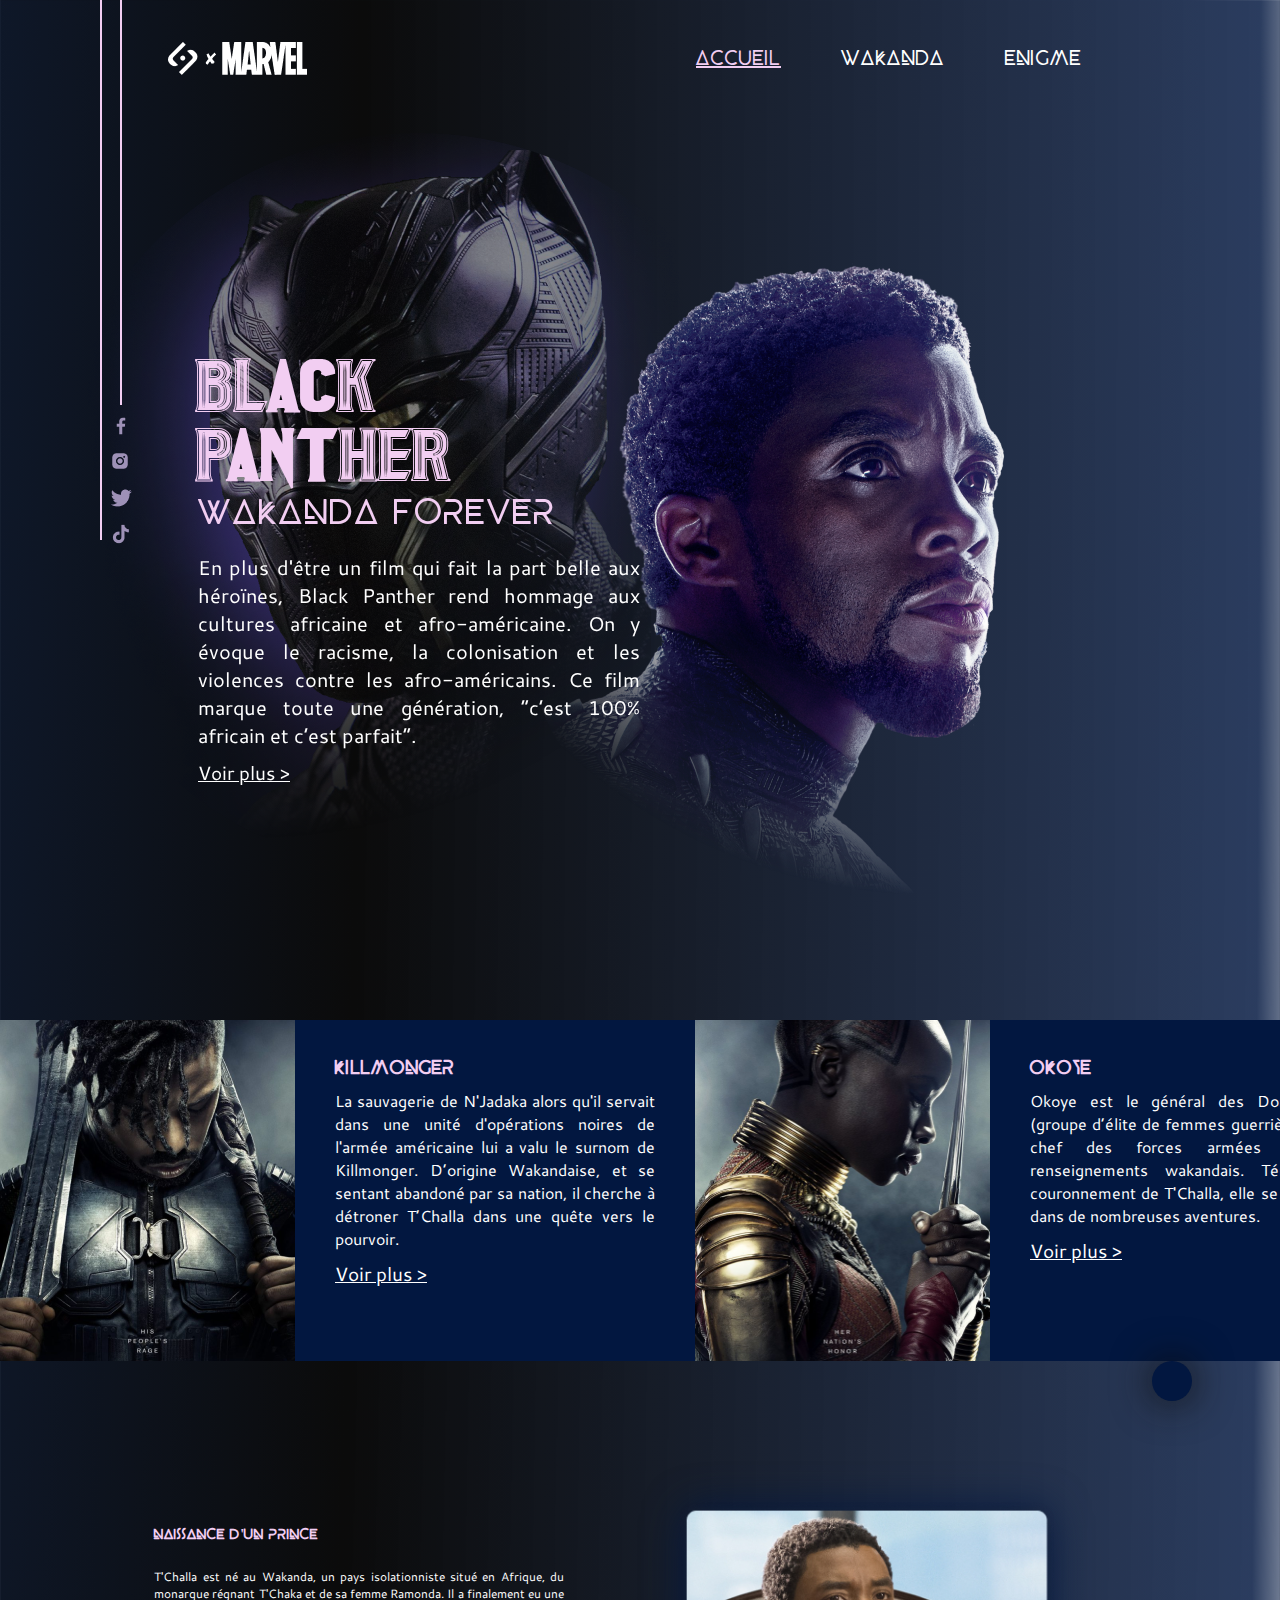
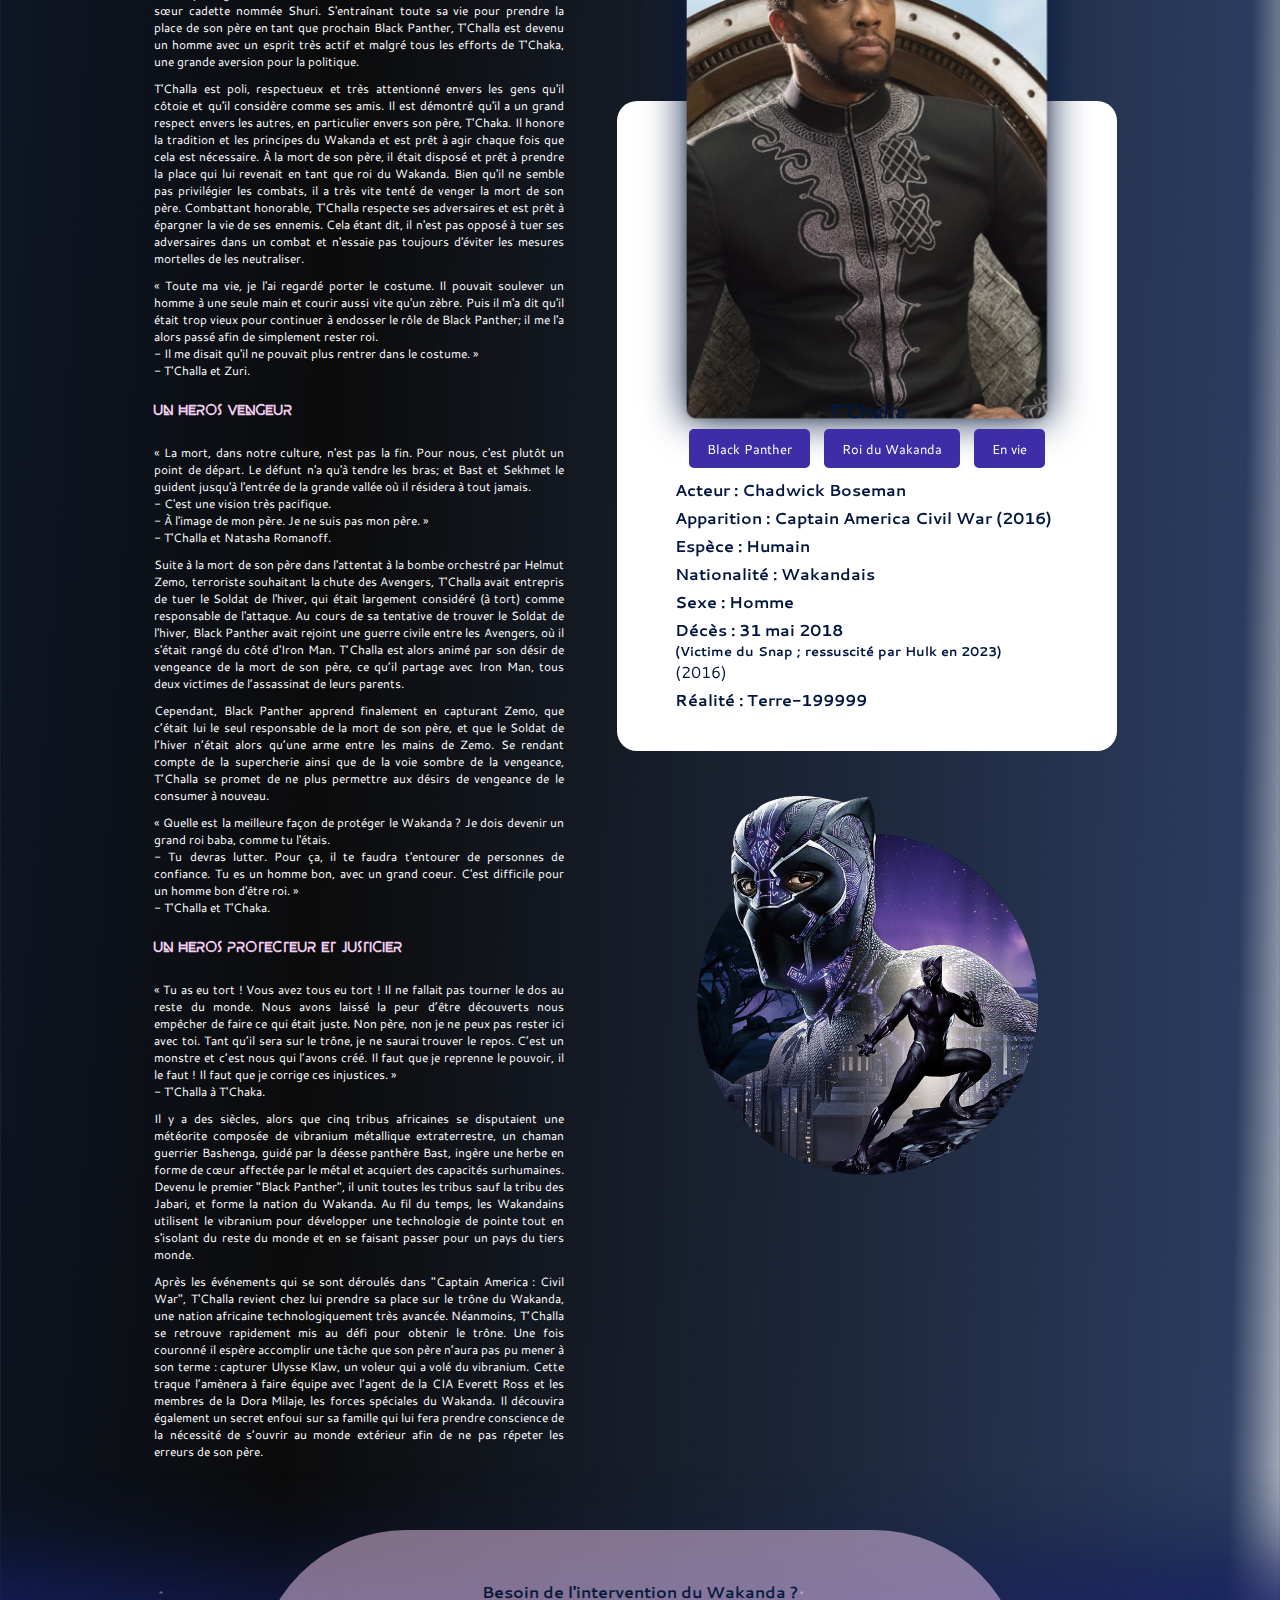
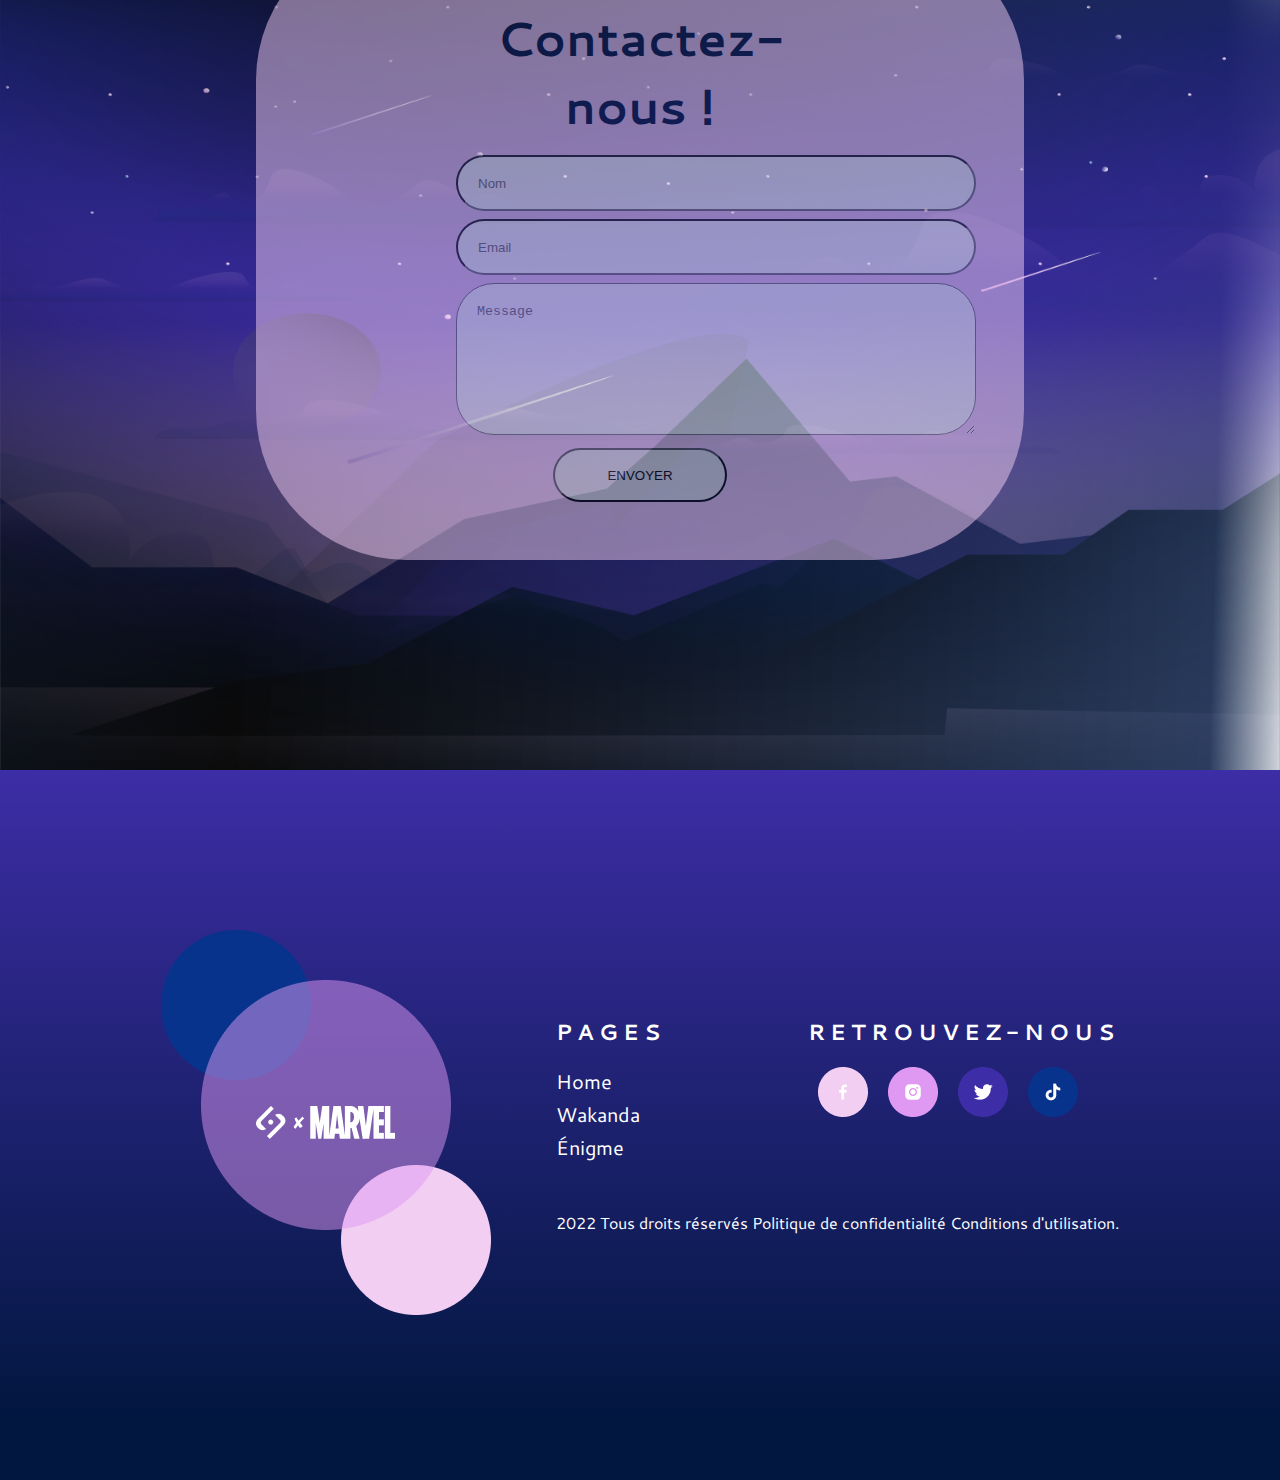
<file: index.html>
<!DOCTYPE html>
<html lang="fr">
  <head>
    <meta charset="UTF-8" />
    <meta http-equiv="X-UA-Compatible" content="IE=edge" />
    <meta name="viewport" content="width=device-width, initial-scale=1.0" />
    <!-- Favicon -->
    <link
      rel="shortcut icon"
      href="./assets/img/icons/favicon.png"
      type="image/x-icon"
    />
    <!-- Font Awesome -->
    <link
      rel="stylesheet"
      href="https://cdnjs.cloudflare.com/ajax/libs/font-awesome/6.1.1/css/all.min.css"
      integrity="sha512-KfkfwYDsLkIlwQp6LFnl8zNdLGxu9YAA1QvwINks4PhcElQSvqcyVLLD9aMhXd13uQjoXtEKNosOWaZqXgel0g=="
      crossorigin="anonymous"
      referrerpolicy="no-referrer"
    />
    <!-- CSS -->
    <link rel="stylesheet" href="./assets/styles/main.css" />
    <title>Black Panther | Home | T4SU</title>
  </head>
  <body>
    <!-- Left Side Bars -->
    <div class="bars">
      <div class="bar one"></div>
      <div class="bar two"></div>
      <!-- Social Icons on the header -->
      <div class="social-header">
        <a href="#">
          <img
            class="icon"
            src="./assets/img/icons/icon_facebook.png"
            alt="facebook icon"
          />
        </a>
        <a href="#">
          <img
            class="icon"
            src="./assets/img/icons/icon_instagram.png"
            alt="instagram icon"
          />
        </a>
        <a href="#">
          <img
            class="icon"
            src="./assets/img/icons/icon_twitter.png"
            alt="twitter icon"
          />
        </a>
        <a href="#">
          <img
            class="icon"
            src="./assets/img/icons/icon_tiktok.png"
            alt="tiktok icon"
          />
        </a>
      </div>
    </div>

    <!-- Header -->
    <header id="header">
      <nav class="container">
        <a href="index.html"
          ><img
            class="branding logo"
            src="./assets/img/branding/icon_SaynaXMarvel.png"
            alt="branding"
        /></a>
        <i class="fas fa-regular fa-2x fa-bars hamburger"></i>
        <ul class="menu">
          <li><a href="index.html" class="active">accueil</a></li>
          <li><a href="wakanda.html">wakanda</a></li>
          <li><a href="enigme.html">enigme</a></li>
        </ul>
      </nav>
    </header>

    <!-- <div id="wrapper-canvas">
      <canvas id="canvas" width="1000" height="1000">
        <img
          src="./assets/img/branding/logo_souris_BP1_blanc.png"
          alt="batman mouse"
          id="source"
        />
      </canvas>
    </div> -->

    <!-- Hero Section -->
    <section id="hero-index">
      <div class="container">
        <div class="content">
          <h1>black panther</h1>
          <h3>wakanda forever</h3>
          <p>
            En plus d'être un film qui fait la part belle aux héroïnes, Black
            Panther rend hommage aux cultures africaine et afro-américaine. On y
            évoque le racisme, la colonisation et les violences contre les
            afro-américains. Ce film marque toute une génération, “c’est 100%
            africain et c’est parfait”.
          </p>
          <a class="btn-more" href="#target">Voir plus ></a>
        </div>
      </div>
    </section>

    <!-- Slider Section -->
    <section id="slider">
      <div class="slider-content">
        <div class="slide killmonger active">
          <img
            class="personage-img"
            src="./assets/img/illustrations/slider_1_killmonger.png"
            alt="killmonger"
          />
          <div class="text">
            <h3 class="naming">killmonger</h3>
            <p class="description">
              La sauvagerie de N'Jadaka alors qu'il servait dans une unité
              d'opérations noires de l'armée américaine lui a valu le surnom de
              Killmonger. D’origine Wakandaise, et se sentant abandoné par sa
              nation, il cherche à détroner T’Challa dans une quête vers le
              pourvoir.
            </p>
            <a class="btn-more" href="#">Voir plus ></a>
          </div>
        </div>
        <div class="slide okoye">
          <img
            class="personage-img"
            src="./assets/img/illustrations/slider_2_okoye.png"
            alt="okoye"
          />
          <div class="text">
            <h3 class="naming">okoye</h3>
            <p class="description">
              Okoye est le général des Dora Milaje (groupe d’élite de femmes
              guerrières) et le chef des forces armées et des renseignements
              wakandais. Témoin du couronnement de T'Challa, elle se joint à lui
              dans de nombreuses aventures.
            </p>
            <a class="btn-more" href="#">Voir plus ></a>
          </div>
        </div>
        <div class="slide shuri">
          <img
            class="personage-img"
            src="./assets/img/illustrations/slider_3_shuri.png"
            alt="shuri"
          />
          <div class="text">
            <h3 class="naming">shuri</h3>
            <p class="description">
              Shuri est la Princesse du Wakanda, la fille de T'Chaka et de
              Ramonda, la sœur de T'Challa et la leader du Groupe de Design du
              Wakanda. Innovatrice, elle est chargée de créer une grande partie
              de la technologie moderne du Wakanda ainsi que les Habits de la
              Panthère.
            </p>
            <a class="btn-more" href="#">Voir plus ></a>
          </div>
        </div>
        <div class="slide nakia">
          <img
            class="personage-img"
            src="./assets/img/illustrations/slider_4_nakia.png"
            alt="nakia"
          />
          <div class="text">
            <h3 class="naming">nakia</h3>
            <p class="description">
              Nakia est une membre des Chiens de Guerre et l'amoureuse de
              T'Challa. Elle est souvent en mission à travers le monde,
              assistant aux grandes détresses de nombreux peuples et commence à
              croire avec force que le Wakanda pourrait activement les aider.
            </p>
            <a class="btn-more" href="#">Voir plus ></a>
          </div>
        </div>
        <div class="slide ramonda">
          <img
            class="personage-img"
            src="./assets/img/illustrations/slider_5_ramonda.png"
            alt="ramonda"
          />
          <div class="text">
            <h3 class="naming">ramonda</h3>
            <p class="description">
              Ramonda est la Reine Mère du Wakanda, épouse de T'Chaka et mère de
              T'Challa et Shuri. Elle se tenait aux côtés de son fils quand il
              devint le Roi du Wakanda, mais fut forcée de partir en exil
              lorsque Erik Killmonger vainquit T'Challa et prit le contrôle du
              trône.
            </p>
            <a class="btn-more" href="#">Voir plus ></a>
          </div>
        </div>
        <div class="slide wkabi">
          <img
            class="personage-img"
            src="./assets/img/illustrations/slider_6_wkabi.png"
            alt="w'kabi"
          />
          <div class="text">
            <h3 class="naming">w'kabi</h3>
            <p class="description">
              W'Kabi est l'ancien chef de la sécurité pour la Tribu de la Porte
              du Wakanda ainsi que l'ancien meilleur ami de T'Challa. Ayant
              perdu la foi en son roi pour avoir échoué à capturer Ulysses
              Klaue, l'homme responsable de la mort de ses parents, W'Kabi
              apporta son soutien à Erik Killmonger et lui permit de prendre le
              trône du Wakanda.
            </p>
            <a class="btn-more" href="#">Voir plus ></a>
          </div>
        </div>
        <div class="slide mbaku">
          <img
            class="personage-img"
            src="./assets/img/illustrations/slider_7_mbaku.png"
            alt="m'baku"
          />
          <div class="text">
            <h3 class="naming">m'baku</h3>
            <p class="description">
              M'Baku est le chef de la Tribu Jabari, un groupe de Wakandais qui
              s'étaient écartés de la société principale du Wakanda et un
              fervant opposant du pouvoir de T'Challa, mais échoua à le vaincre
              lors de l'affrontement rituel pour le trône, avant de l'aider à
              défendre le Wakanda face à Erik Killmonger.
            </p>
            <a class="btn-more" href="#">Voir plus ></a>
          </div>
        </div>
        <div class="slide zuri">
          <img
            class="personage-img"
            src="./assets/img/illustrations/slider_8_zuri.png"
            alt="zuri"
          />
          <div class="text">
            <h3 class="naming">zuri</h3>
            <p class="description">
              Zuri était un ancien membre des Chiens de Guerre et un shaman
              Wakandais, loyal conseiller de son Roi. Après avoir gardé les
              secrets de T'Chaka à propos de sa gestion de la mort de N'Jobu
              dans le passé, Zuri continua à soutenir le Roi du Wakanda alors
              que T'Challa reprenait le trône.
            </p>
            <a class="btn-more" href="#">Voir plus ></a>
          </div>
        </div>
        <div class="slide everett-kenneth-ross">
          <img
            class="personage-img"
            src="./assets/img/illustrations/slider_9_everett_kenneth_ross.png"
            alt="everett kenneth ross"
          />
          <div class="text">
            <h3 class="naming">everett kenneth ross</h3>
            <p class="description">
              L'Agent Everett Ross est un agent de la CIA et un ancien
              Commissaire Exécutif à l'Antiterrorisme pour la Force Conjointe
              Anti-Terroriste. Après avoir quitté la Force Conjointe
              Anti-Terroriste, Ross fut chargé de traquer et neutraliser Ulysses
              Klaue, ce qui plaça Ross sur le chemin de Black Panther, qui
              cherchait à capturer de nouveau Klaue pour ses crimes passés.
            </p>
            <a class="btn-more" href="#">Voir plus ></a>
          </div>
        </div>
        <div class="slide ulysse-klaue">
          <img
            class="personage-img"
            src="./assets/img/illustrations/slider_10_ulysse_klaue.png"
            alt="ulysse klaue"
          />
          <div class="text">
            <h3 class="naming">ulysse klaue</h3>
            <p class="description">
              Ulysses Klaue est un criminel international, gangster et vendeur
              d'armes sur le marché noir. En 1992, il collabora avec N'Jobu afin
              de voler une quantité importante de vibranium au Wakanda. Bien
              qu'il soit parvenu à voler et à s'échapper avec un stock
              important, il reçut une marque sur le cou de la part des
              Wakandais.
            </p>
            <a class="btn-more" href="#">Voir plus ></a>
          </div>
        </div>
      </div>
      <button class="slider-btn">
        <i class="fas fa-chevron-circle-right"></i>
        <!-- <i class="fas fa-chevron-circle-right"></i> -->
      </button>
    </section>

    <!-- Prince Section -->
    <section id="prince">
      <div class="container">
        <div class="story">
          <div class="part">
            <h3 id="target">naissance d'un prince</h3>
            <p>
              T'Challa est né au Wakanda, un pays isolationniste situé en
              Afrique, du monarque régnant T'Chaka et de sa femme Ramonda. Il a
              finalement eu une sœur cadette nommée Shuri. S'entraînant toute sa
              vie pour prendre la place de son père en tant que prochain Black
              Panther, T'Challa est devenu un homme avec un esprit très actif et
              malgré tous les efforts de T'Chaka, une grande aversion pour la
              politique.
            </p>
            <p>
              T'Challa est poli, respectueux et très attentionné envers les gens
              qu'il côtoie et qu'il considère comme ses amis. Il est démontré
              qu'il a un grand respect envers les autres, en particulier envers
              son père, T'Chaka. Il honore la tradition et les principes du
              Wakanda et est prêt à agir chaque fois que cela est nécessaire. À
              la mort de son père, il était disposé et prêt à prendre la place
              qui lui revenait en tant que roi du Wakanda. Bien qu'il ne semble
              pas privilégier les combats, il a très vite tenté de venger la
              mort de son père. Combattant honorable, T'Challa respecte ses
              adversaires et est prêt à épargner la vie de ses ennemis. Cela
              étant dit, il n'est pas opposé à tuer ses adversaires dans un
              combat et n'essaie pas toujours d'éviter les mesures mortelles de
              les neutraliser.
            </p>
            <p>
              « Toute ma vie, je l'ai regardé porter le costume. Il pouvait
              soulever un homme à une seule main et courir aussi vite qu'un
              zèbre. Puis il m'a dit qu'il était trop vieux pour continuer à
              endosser le rôle de Black Panther; il me l'a alors passé afin de
              simplement rester roi.<br />- Il me disait qu'il ne pouvait plus
              rentrer dans le costume. »<br />- T'Challa et Zuri.
            </p>
          </div>
          <div class="part">
            <h3>un heros vengeur</h3>
            <p>
              « La mort, dans notre culture, n'est pas la fin. Pour nous, c'est
              plutôt un point de départ. Le défunt n'a qu'à tendre les bras; et
              Bast et Sekhmet le guident jusqu'à l'entrée de la grande vallée où
              il résidera à tout jamais.<br />- C'est une vision très
              pacifique.<br />- À l'image de mon père. Je ne suis pas mon père.
              »<br />- T'Challa et Natasha Romanoff.
            </p>
            <p>
              Suite à la mort de son père dans l'attentat à la bombe orchestré
              par Helmut Zemo, terroriste souhaitant la chute des Avengers,
              T'Challa avait entrepris de tuer le Soldat de l'hiver, qui était
              largement considéré (à tort) comme responsable de l'attaque. Au
              cours de sa tentative de trouver le Soldat de l'hiver, Black
              Panther avait rejoint une guerre civile entre les Avengers, où il
              s'était rangé du côté d'Iron Man. T’Challa est alors animé par son
              désir de vengeance de la mort de son père, ce qu’il partage avec
              Iron Man, tous deux victimes de l’assassinat de leurs parents.
            </p>
            <p>
              Cependant, Black Panther apprend finalement en capturant Zemo, que
              c’était lui le seul responsable de la mort de son père, et que le
              Soldat de l’hiver n’était alors qu’une arme entre les mains de
              Zemo. Se rendant compte de la supercherie ainsi que de la voie
              sombre de la vengeance, T’Challa se promet de ne plus permettre
              aux désirs de vengeance de le consumer à nouveau.
            </p>
            <p>
              « Quelle est la meilleure façon de protéger le Wakanda ? Je dois
              devenir un grand roi baba, comme tu l'étais.<br />- Tu devras
              lutter. Pour ça, il te faudra t'entourer de personnes de
              confiance. Tu es un homme bon, avec un grand coeur. C'est
              difficile pour un homme bon d'être roi. »<br />- T'Challa et
              T'Chaka.
            </p>
          </div>
          <div class="part">
            <h3>un heros protecteur et justicier</h3>
            <p>
              « Tu as eu tort ! Vous avez tous eu tort ! Il ne fallait pas
              tourner le dos au reste du monde. Nous avons laissé la peur d’être
              découverts nous empêcher de faire ce qui était juste. Non père,
              non je ne peux pas rester ici avec toi. Tant qu’il sera sur le
              trône, je ne saurai trouver le repos. C’est un monstre et c’est
              nous qui l’avons créé. Il faut que je reprenne le pouvoir, il le
              faut ! Il faut que je corrige ces injustices. »<br />- T'Challa à
              T'Chaka.
            </p>
            <p>
              Il y a des siècles, alors que cinq tribus africaines se
              disputaient une météorite composée de vibranium métallique
              extraterrestre, un chaman guerrier Bashenga, guidé par la déesse
              panthère Bast, ingère une herbe en forme de cœur affectée par le
              métal et acquiert des capacités surhumaines. Devenu le premier
              "Black Panther", il unit toutes les tribus sauf la tribu des
              Jabari, et forme la nation du Wakanda. Au fil du temps, les
              Wakandains utilisent le vibranium pour développer une technologie
              de pointe tout en s'isolant du reste du monde et en se faisant
              passer pour un pays du tiers monde.
            </p>
            <p>
              Après les événements qui se sont déroulés dans "Captain America :
              Civil War", T'Challa revient chez lui prendre sa place sur le
              trône du Wakanda, une nation africaine technologiquement très
              avancée. Néanmoins, T’Challa se retrouve rapidement mis au défi
              pour obtenir le trône. Une fois couronné il espère accomplir une
              tâche que son père n’aura pas pu mener à son terme : capturer
              Ulysse Klaw, un voleur qui a volé du vibranium. Cette traque
              l’amènera à faire équipe avec l’agent de la CIA Everett Ross et
              les membres de la Dora Milaje, les forces spéciales du Wakanda. Il
              découvira également un secret enfoui sur sa famille qui lui fera
              prendre conscience de la nécessité de s’ouvrir au monde extérieur
              afin de ne pas répeter les erreurs de son père.
            </p>
          </div>
        </div>
        <div class="profile-card">
          <div class="card">
            <div class="chadwick">
              <img
                src="./assets/img/illustrations/Pantherhome3.png"
                alt="chadwick boseman"
              />
            </div>
            <div class="content">
              <div class="details">
                <h3>T'Challa</h3>
                <div class="box-btn">
                  <button>Black Panther</button>
                  <button>Roi du Wakanda</button>
                  <button>En vie</button>
                </div>
                <div class="box-description">
                  <h4>Acteur : <span>Chadwick Boseman</span></h4>
                  <h4>
                    Apparition : <span>Captain America Civil War (2016)</span>
                  </h4>
                  <h4>Espèce : <span>Humain</span></h4>
                  <h4>Nationalité : <span>Wakandais</span></h4>
                  <h4>Sexe : <span>Homme</span></h4>
                  <h4>
                    Décès : <span>31 mai 2018</span>
                    <h5>(Victime du Snap ; ressuscité par Hulk en 2023)</h5>
                    <span>(2016)</span>
                  </h4>
                  <h4>Réalité : <span>Terre-199999</span></h4>
                </div>
              </div>
            </div>
          </div>
          <div class="poster">
            <img
              src="./assets/img/illustrations/Pantherhome2.png"
              alt="black panther poster"
            />
          </div>
        </div>
      </div>
    </section>

    <!-- Contact Form Section -->
    <section id="contact-form">
      <div class="form">
        <div class="form-fields">
          <h3>Besoin de l'intervention du Wakanda ?</h3>
          <h1>Contactez-nous !</h1>
          <input
            class="input"
            type="text"
            name="name"
            id="name"
            placeholder="Nom"
          />
          <input
            class="input"
            type="email"
            name="email"
            id="email"
            placeholder="Email"
          />
          <textarea
            name="msg"
            id="msg"
            cols="30"
            rows="10"
            placeholder="Message"
          ></textarea>
          <input class="btn" type="submit" value="ENVOYER" />
        </div>
      </div>
    </section>

    <!-- Footer -->
    <footer>
      <div class="container">
        <div class="logos">
          <div class="circles">
            <img src="./assets/img/branding/circles.png" alt="circles group" />
          </div>
          <div class="branding">
            <img
              src="./assets/img/branding/icon_SaynaXMarvel.png"
              alt="branding logo"
            />
          </div>
        </div>
        <div class="footer-content">
          <div class="links">
            <div class="sitemap">
              <h3>PAGES</h3>
              <ul>
                <li><a href="index.html">Home</a></li>
                <li><a href="wakanda.html">wakanda</a></li>
                <li><a href="enigme.html">énigme</a></li>
              </ul>
            </div>
            <div class="social-links">
              <h3>RETROUVEZ-NOUS</h3>
              <div class="icon">
                <img
                  src="./assets/img/icons/icon_facebook_footer.png"
                  alt="facebook icon"
                /><img
                  src="./assets/img/icons/icon_instagram_footer.png"
                  alt="instagram icon"
                /><img
                  src="./assets/img/icons/icon_twitter_footer.png"
                  alt="twitter icon"
                /><img
                  src="./assets/img/icons/icon_tiktok_footer.png"
                  alt="tiktok icon"
                />
              </div>
            </div>
          </div>
          <div class="copyright">
            <p>
              2022 Tous droits réservés <i class="fa fa-circle"></i> Politique
              de confidentialité <i class="fa fa-circle"></i> Conditions
              d'utilisation.
            </p>
          </div>
        </div>
      </div>
    </footer>

    <!-- JS files -->
    <!-- <script src="./assets/js/canvas.js"></script> -->
    <script src="./assets/js/index.js"></script>
  </body>
</html>
</file>
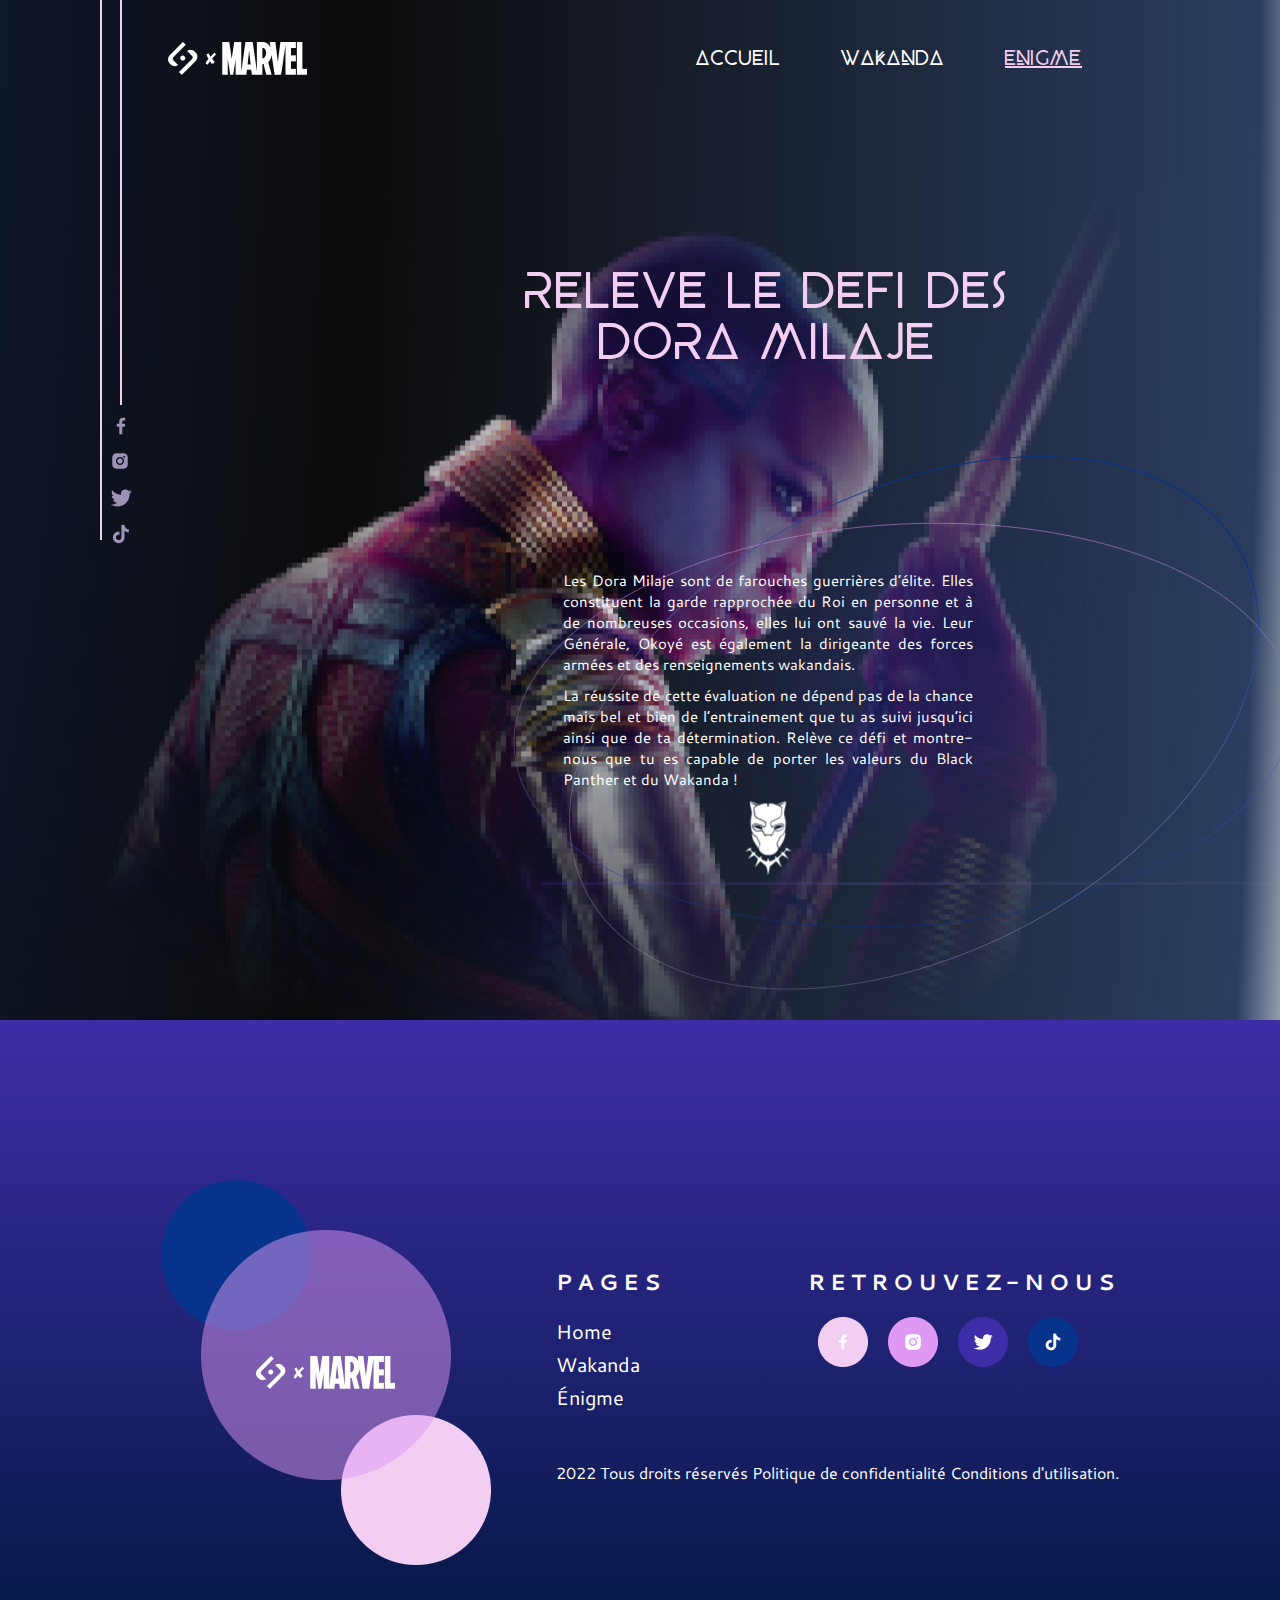
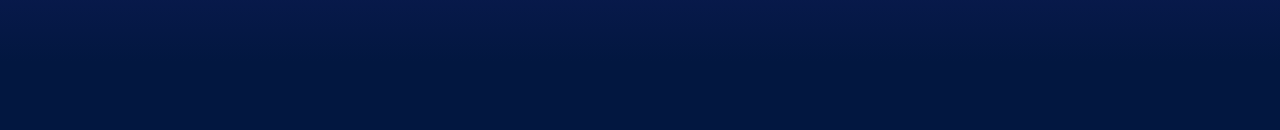
<file: enigme.html>
<!DOCTYPE html>
<html lang="en">
  <head>
    <meta charset="UTF-8" />
    <meta http-equiv="X-UA-Compatible" content="IE=edge" />
    <meta name="viewport" content="width=device-width, initial-scale=1.0" />
    <!-- Favicon -->
    <link
      rel="shortcut icon"
      href="./assets/img/icons/favicon.png"
      type="image/x-icon"
    />
    <!-- Font Awesome -->
    <link
      rel="stylesheet"
      href="https://cdnjs.cloudflare.com/ajax/libs/font-awesome/6.1.1/css/all.min.css"
      integrity="sha512-KfkfwYDsLkIlwQp6LFnl8zNdLGxu9YAA1QvwINks4PhcElQSvqcyVLLD9aMhXd13uQjoXtEKNosOWaZqXgel0g=="
      crossorigin="anonymous"
      referrerpolicy="no-referrer"
    />
    <!-- CSS -->
    <link rel="stylesheet" href="./assets/styles/main.css" />
    <title>Black Panther | Enigme | T4SU</title>
  </head>
  <body>
    <!-- Left Side Bars -->
    <div class="bars">
      <div class="bar one"></div>
      <div class="bar two"></div>
      <!-- Social Icons on the header -->
      <div class="social-header">
        <a href="#">
          <img
            class="icon"
            src="./assets/img/icons/icon_facebook.png"
            alt="facebook icon"
          />
        </a>
        <a href="#">
          <img
            class="icon"
            src="./assets/img/icons/icon_instagram.png"
            alt="instagram icon"
          />
        </a>
        <a href="#">
          <img
            class="icon"
            src="./assets/img/icons/icon_twitter.png"
            alt="twitter icon"
          />
        </a>
        <a href="#">
          <img
            class="icon"
            src="./assets/img/icons/icon_tiktok.png"
            alt="tiktok icon"
          />
        </a>
      </div>
    </div>

    <!-- Header -->
    <header id="header">
      <nav class="container">
        <a href="index.html"
          ><img
            class="branding logo"
            src="./assets/img/branding/icon_SaynaXMarvel.png"
            alt="branding"
        /></a>
        <i class="fas fa-regular fa-2x fa-bars hamburger"></i>
        <ul class="menu">
          <li><a href="index.html">accueil</a></li>
          <li><a href="wakanda.html">wakanda</a></li>
          <li><a href="enigme.html" class="active">enigme</a></li>
        </ul>
      </nav>
    </header>

    <!-- Hero Section -->
    <section id="hero-enigme">
      <div class="container">
        <div class="content">
          <h1>releve le defi des dora milaje</h1>
          <div class="presentation">
            <img
              src="./assets/img/illustrations_enigme/Pantherenigme2.png"
              alt=""
            />
            <div class="text">
              <p>
                Les Dora Milaje sont de farouches guerrières d’élite. Elles
                constituent la garde rapprochée du Roi en personne et à de
                nombreuses occasions, elles lui ont sauvé la vie. Leur Générale,
                Okoyé est également la dirigeante des forces armées et des
                renseignements wakandais.
              </p>
              <p>
                La réussite de cette évaluation ne dépend pas de la chance mais
                bel et bien de l’entrainement que tu as suivi jusqu’ici ainsi
                que de ta détermination. Relève ce défi et montre-nous que tu es
                capable de porter les valeurs du Black Panther et du Wakanda !
              </p>
              <div class="white-bp">
                <img
                  src="./assets/img/illustrations_enigme/Pantherenigme3.png"
                  alt=""
                />
              </div>
            </div>
          </div>
        </div>
      </div>
    </section>

    <!-- Quizz Section -->
    <section id="quizz"></section>

    <!-- Footer -->
    <footer>
      <div class="container">
        <div class="logos">
          <div class="circles">
            <img src="./assets/img/branding/circles.png" alt="circles group" />
          </div>
          <div class="branding">
            <img
              src="./assets/img/branding/icon_SaynaXMarvel.png"
              alt="branding logo"
            />
          </div>
        </div>
        <div class="footer-content">
          <div class="links">
            <div class="sitemap">
              <h3>PAGES</h3>
              <ul>
                <li><a href="index.html">Home</a></li>
                <li><a href="wakanda.html">wakanda</a></li>
                <li><a href="enigme.html">énigme</a></li>
              </ul>
            </div>
            <div class="social-links">
              <h3>RETROUVEZ-NOUS</h3>
              <div class="icon">
                <img
                  src="./assets/img/icons/icon_facebook_footer.png"
                  alt="facebook icon"
                /><img
                  src="./assets/img/icons/icon_instagram_footer.png"
                  alt="instagram icon"
                /><img
                  src="./assets/img/icons/icon_twitter_footer.png"
                  alt="twitter icon"
                /><img
                  src="./assets/img/icons/icon_tiktok_footer.png"
                  alt="tiktok icon"
                />
              </div>
            </div>
          </div>
          <div class="copyright">
            <p>
              2022 Tous droits réservés <i class="fa fa-circle"></i> Politique
              de confidentialité <i class="fa fa-circle"></i> Conditions
              d'utilisation.
            </p>
          </div>
        </div>
      </div>
    </footer>

    <!-- JS files -->
    <script src="./assets/js/wakanda.js"></script>
  </body>
</html>
</file>
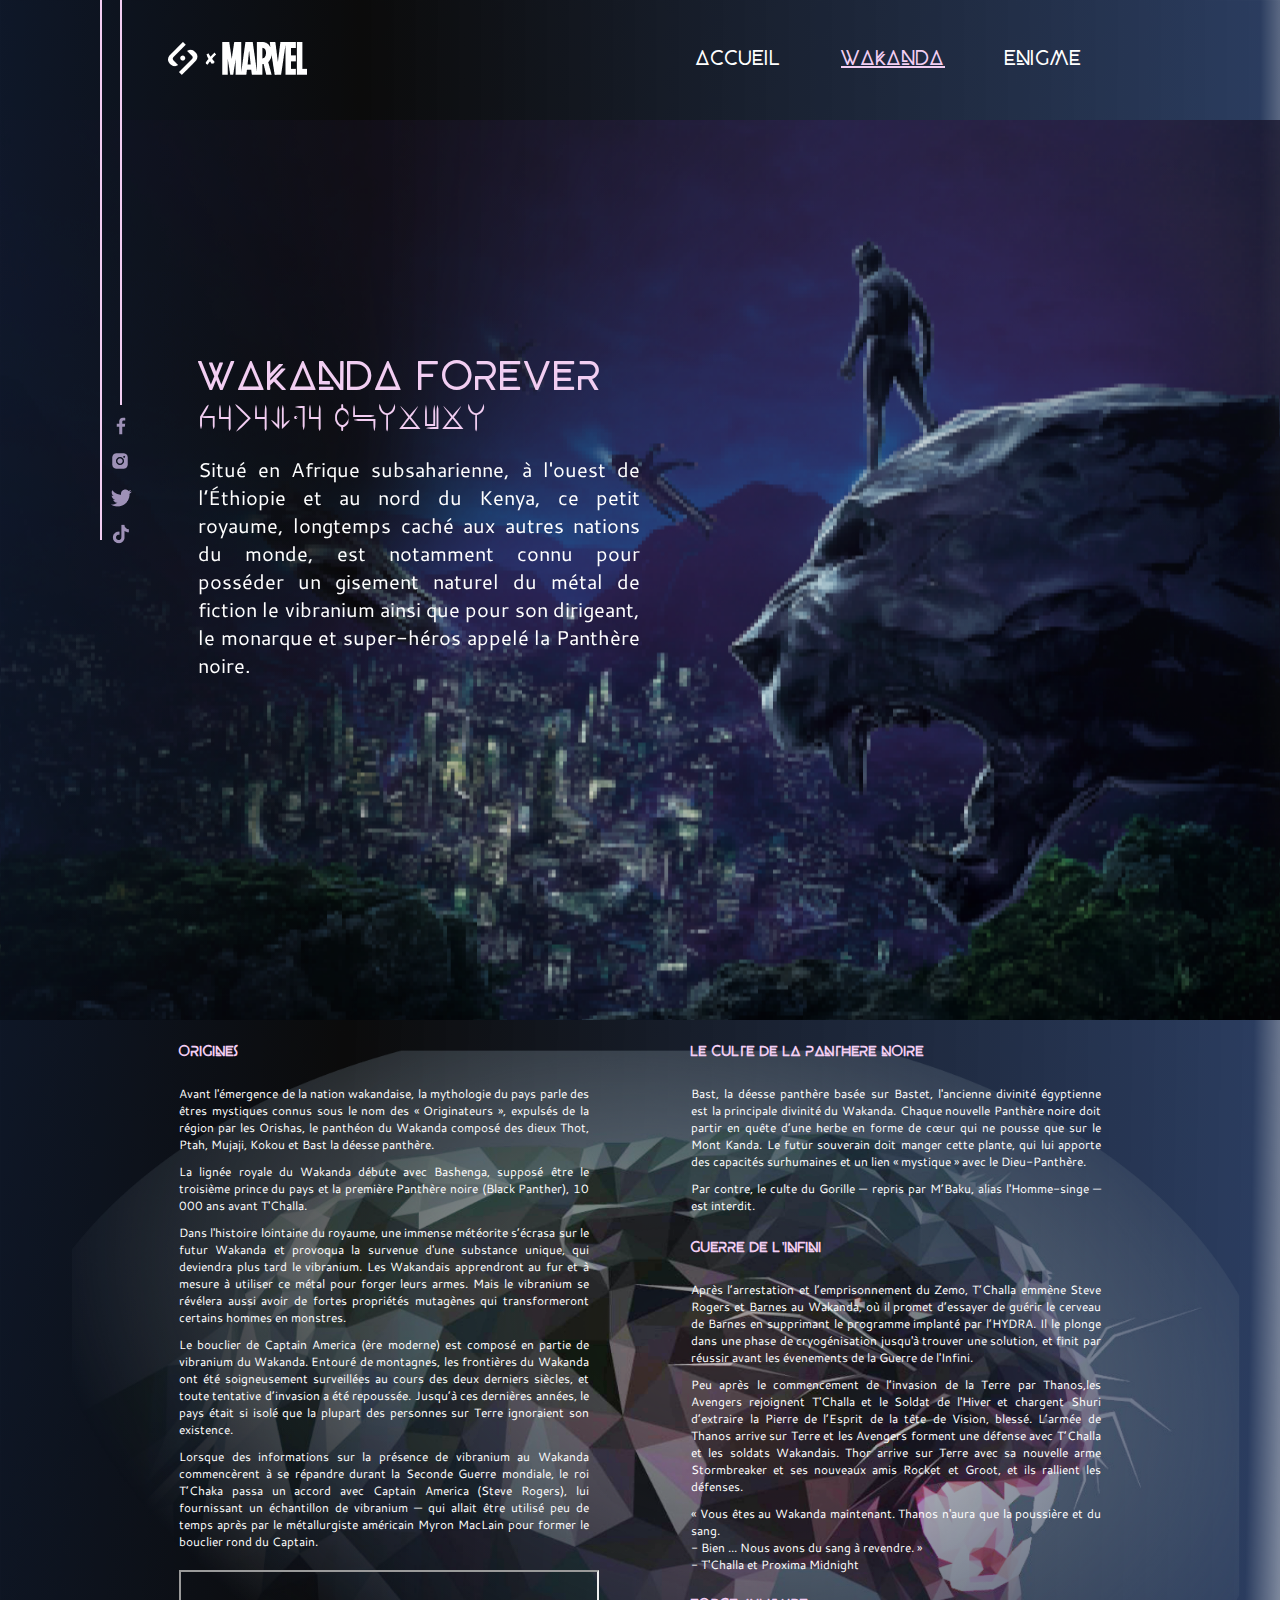
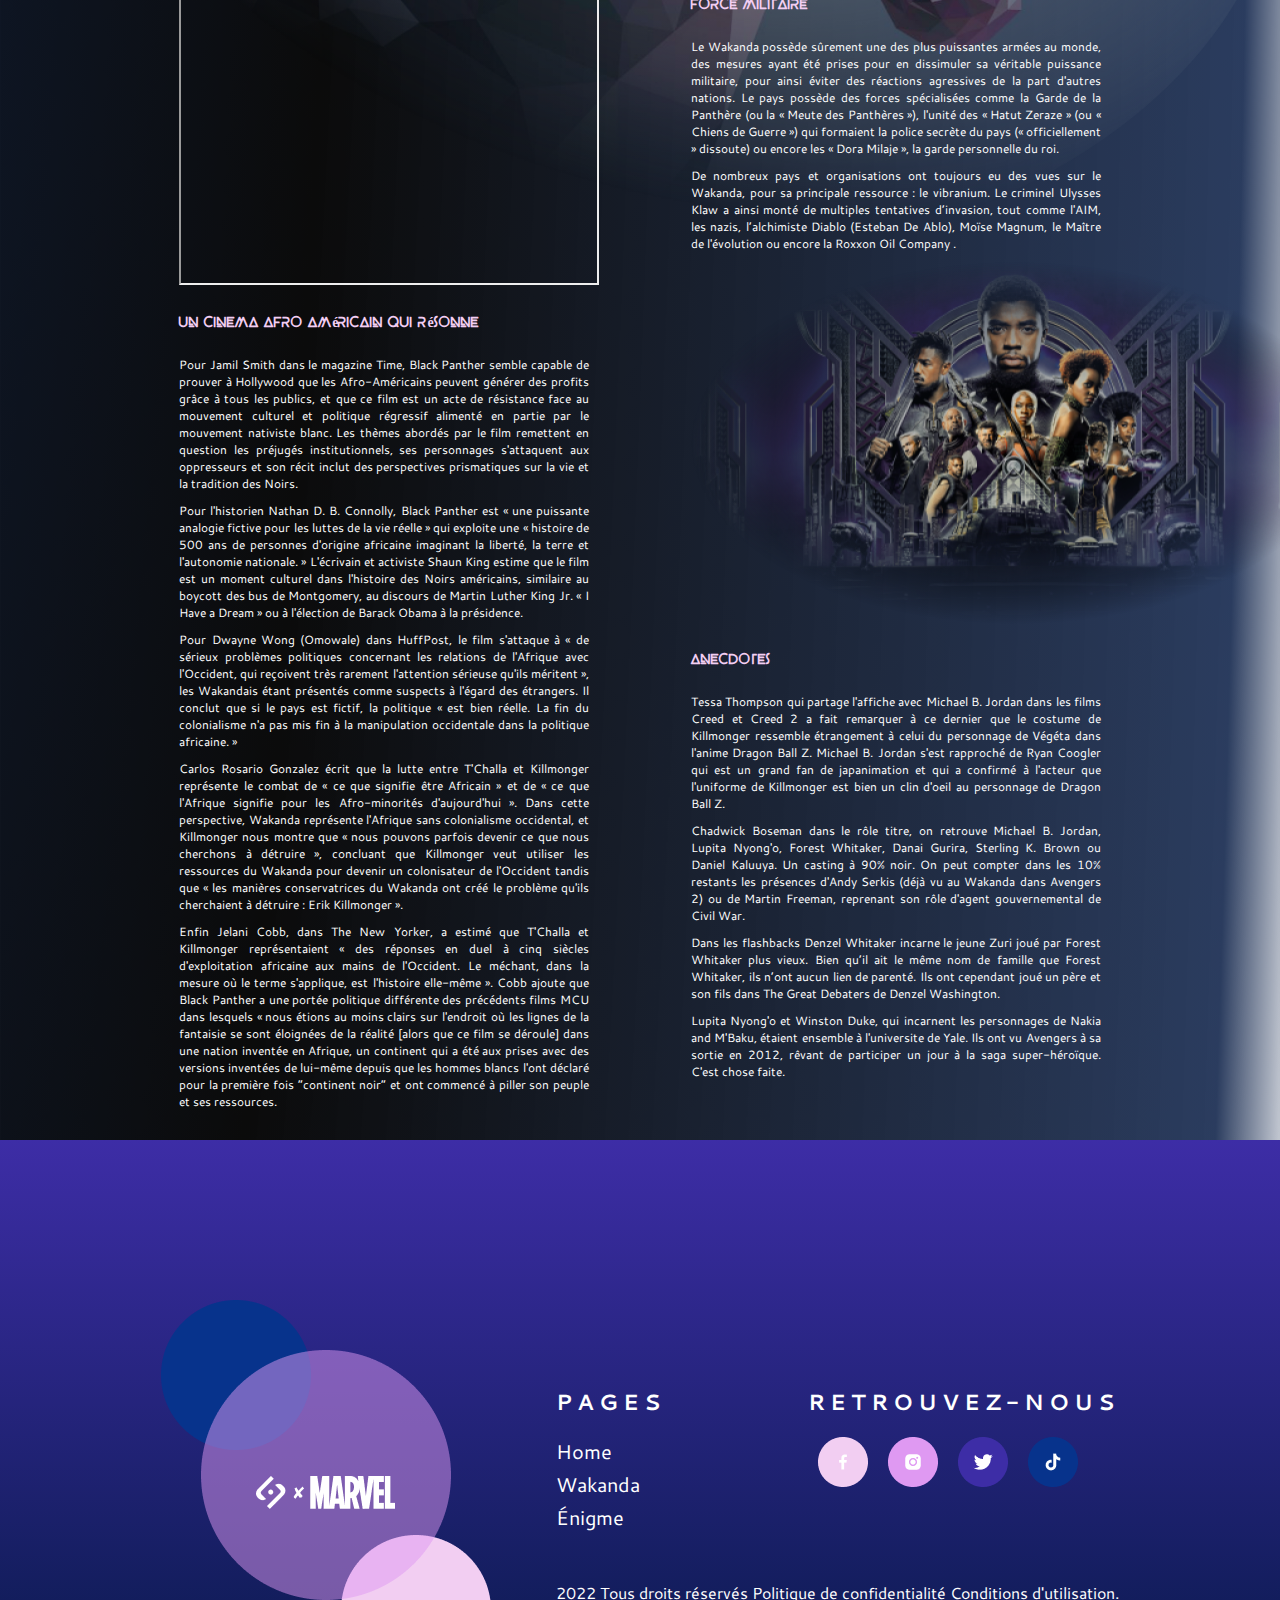
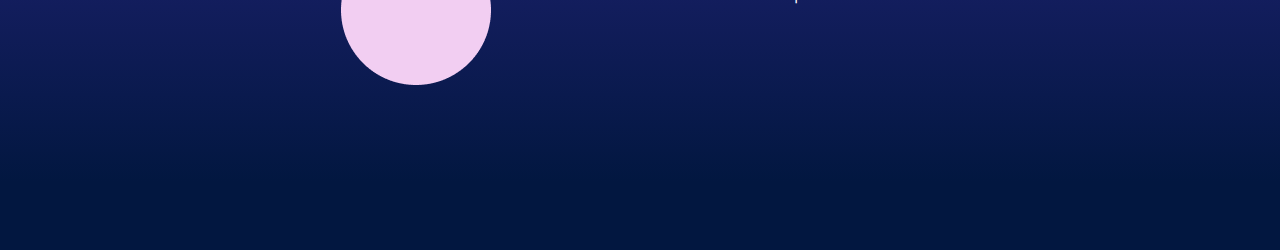
<file: wakanda.html>
<!DOCTYPE html>
<html lang="en">
  <head>
    <meta charset="UTF-8" />
    <meta http-equiv="X-UA-Compatible" content="IE=edge" />
    <meta name="viewport" content="width=device-width, initial-scale=1.0" />
    <!-- Favicon -->
    <link
      rel="shortcut icon"
      href="./assets/img/icons/favicon.png"
      type="image/x-icon"
    />
    <!-- Font Awesome -->
    <link
      rel="stylesheet"
      href="https://cdnjs.cloudflare.com/ajax/libs/font-awesome/6.1.1/css/all.min.css"
      integrity="sha512-KfkfwYDsLkIlwQp6LFnl8zNdLGxu9YAA1QvwINks4PhcElQSvqcyVLLD9aMhXd13uQjoXtEKNosOWaZqXgel0g=="
      crossorigin="anonymous"
      referrerpolicy="no-referrer"
    />
    <!-- CSS -->
    <link rel="stylesheet" href="./assets/styles/main.css" />
    <title>Black Panther | Wakanda | T4SU</title>
  </head>
  <body>
    <!-- Left Side Bars -->
    <div class="bars">
      <div class="bar one"></div>
      <div class="bar two"></div>
      <!-- Social Icons on the header -->
      <div class="social-header">
        <a href="#">
          <img
            class="icon"
            src="./assets/img/icons/icon_facebook.png"
            alt="facebook icon"
          />
        </a>
        <a href="#">
          <img
            class="icon"
            src="./assets/img/icons/icon_instagram.png"
            alt="instagram icon"
          />
        </a>
        <a href="#">
          <img
            class="icon"
            src="./assets/img/icons/icon_twitter.png"
            alt="twitter icon"
          />
        </a>
        <a href="#">
          <img
            class="icon"
            src="./assets/img/icons/icon_tiktok.png"
            alt="tiktok icon"
          />
        </a>
      </div>
    </div>

    <!-- Header -->
    <header id="header">
      <nav class="container">
        <a href="index.html"
          ><img
            class="branding logo"
            src="./assets/img/branding/icon_SaynaXMarvel.png"
            alt="branding"
        /></a>
        <i class="fas fa-regular fa-2x fa-bars hamburger"></i>
        <ul class="menu">
          <li><a href="index.html">accueil</a></li>
          <li><a href="wakanda.html" class="active">wakanda</a></li>
          <li><a href="enigme.html">enigme</a></li>
        </ul>
      </nav>
    </header>

    <!-- Hero Section -->
    <section id="hero-wakanda">
      <div class="container">
        <div class="content">
          <h1>wakanda forever</h1>
          <h3>wakanda forever</h3>
          <p>
            Situé en Afrique subsaharienne, à l'ouest de l’Éthiopie et au nord
            du Kenya, ce petit royaume, longtemps caché aux autres nations du
            monde, est notamment connu pour posséder un gisement naturel du
            métal de fiction le vibranium ainsi que pour son dirigeant, le
            monarque et super-héros appelé la Panthère noire.
          </p>
        </div>
      </div>
    </section>

    <section id="biography">
      <div class="container">
        <div class="panther">
          <img
            src="./assets/img/illustrations_wakanda/Pantherwakanda2.png"
            alt="panther image"
          />
        </div>
        <div class="left">
          <div class="part">
            <h3>origines</h3>
            <p>
              Avant l'émergence de la nation wakandaise, la mythologie du pays
              parle des êtres mystiques connus sous le nom des « Originateurs »,
              expulsés de la région par les Orishas, le panthéon du Wakanda
              composé des dieux Thot, Ptah, Mujaji, Kokou et Bast la déesse
              panthère.
            </p>
            <p>
              La lignée royale du Wakanda débute avec Bashenga, supposé être le
              troisième prince du pays et la première Panthère noire (Black
              Panther), 10 000 ans avant T'Challa.
            </p>
            <p>
              Dans l'histoire lointaine du royaume, une immense météorite
              s’écrasa sur le futur Wakanda et provoqua la survenue d'une
              substance unique, qui deviendra plus tard le vibranium. Les
              Wakandais apprendront au fur et à mesure à utiliser ce métal pour
              forger leurs armes. Mais le vibranium se révélera aussi avoir de
              fortes propriétés mutagènes qui transformeront certains hommes en
              monstres.
            </p>
            <p>
              Le bouclier de Captain America (ère moderne) est composé en partie
              de vibranium du Wakanda. Entouré de montagnes, les frontières du
              Wakanda ont été soigneusement surveillées au cours des deux
              derniers siècles, et toute tentative d’invasion a été repoussée.
              Jusqu’à ces dernières années, le pays était si isolé que la
              plupart des personnes sur Terre ignoraient son existence.
            </p>
            <p>
              Lorsque des informations sur la présence de vibranium au Wakanda
              commencèrent à se répandre durant la Seconde Guerre mondiale, le
              roi T’Chaka passa un accord avec Captain America (Steve Rogers),
              lui fournissant un échantillon de vibranium — qui allait être
              utilisé peu de temps après par le métallurgiste américain Myron
              MacLain pour former le bouclier rond du Captain.
            </p>
          </div>
          <div class="part">
            <div class="video">
              <iframe
                height="315"
                width="420"
                src="https://www.youtube.com/embed/ts30OG3Qld0"
              >
              </iframe>
            </div>
          </div>
          <div class="part">
            <h3>un cinema afro américain qui résonne</h3>
            <p>
              Pour Jamil Smith dans le magazine Time, Black Panther semble
              capable de prouver à Hollywood que les Afro-Américains peuvent
              générer des profits grâce à tous les publics, et que ce film est
              un acte de résistance face au mouvement culturel et politique
              régressif alimenté en partie par le mouvement nativiste blanc. Les
              thèmes abordés par le film remettent en question les préjugés
              institutionnels, ses personnages s'attaquent aux oppresseurs et
              son récit inclut des perspectives prismatiques sur la vie et la
              tradition des Noirs.
            </p>
            <p>
              Pour l'historien Nathan D. B. Connolly, Black Panther est « une
              puissante analogie fictive pour les luttes de la vie réelle » qui
              exploite une « histoire de 500 ans de personnes d'origine
              africaine imaginant la liberté, la terre et l'autonomie nationale.
              » L'écrivain et activiste Shaun King estime que le film est un
              moment culturel dans l'histoire des Noirs américains, similaire au
              boycott des bus de Montgomery, au discours de Martin Luther King
              Jr. « I Have a Dream » ou à l'élection de Barack Obama à la
              présidence.
            </p>
            <p>
              Pour Dwayne Wong (Omowale) dans HuffPost, le film s'attaque à « de
              sérieux problèmes politiques concernant les relations de l'Afrique
              avec l'Occident, qui reçoivent très rarement l'attention sérieuse
              qu'ils méritent », les Wakandais étant présentés comme suspects à
              l'égard des étrangers. Il conclut que si le pays est fictif, la
              politique « est bien réelle. La fin du colonialisme n'a pas mis
              fin à la manipulation occidentale dans la politique africaine. »
            </p>
            <p>
              Carlos Rosario Gonzalez écrit que la lutte entre T'Challa et
              Killmonger représente le combat de « ce que signifie être Africain
              » et de « ce que l'Afrique signifie pour les Afro-minorités
              d'aujourd'hui ». Dans cette perspective, Wakanda représente
              l'Afrique sans colonialisme occidental, et Killmonger nous montre
              que « nous pouvons parfois devenir ce que nous cherchons à
              détruire », concluant que Killmonger veut utiliser les ressources
              du Wakanda pour devenir un colonisateur de l'Occident tandis que «
              les manières conservatrices du Wakanda ont créé le problème qu'ils
              cherchaient à détruire : Erik Killmonger ».
            </p>
            <p>
              Enfin Jelani Cobb, dans The New Yorker, a estimé que T'Challa et
              Killmonger représentaient « des réponses en duel à cinq siècles
              d'exploitation africaine aux mains de l'Occident. Le méchant, dans
              la mesure où le terme s'applique, est l'histoire elle-même ». Cobb
              ajoute que Black Panther a une portée politique différente des
              précédents films MCU dans lesquels « nous étions au moins clairs
              sur l'endroit où les lignes de la fantaisie se sont éloignées de
              la réalité [alors que ce film se déroule] dans une nation inventée
              en Afrique, un continent qui a été aux prises avec des versions
              inventées de lui-même depuis que les hommes blancs l'ont déclaré
              pour la première fois “continent noir” et ont commencé à piller
              son peuple et ses ressources.
            </p>
          </div>
        </div>
        <div class="right">
          <div class="part">
            <h3>le culte de la panthere noire</h3>
            <p>
              Bast, la déesse panthère basée sur Bastet, l'ancienne divinité
              égyptienne est la principale divinité du Wakanda. Chaque nouvelle
              Panthère noire doit partir en quête d’une herbe en forme de cœur
              qui ne pousse que sur le Mont Kanda. Le futur souverain doit
              manger cette plante, qui lui apporte des capacités surhumaines et
              un lien « mystique » avec le Dieu-Panthère.
            </p>
            <p>
              Par contre, le culte du Gorille — repris par M’Baku, alias
              l'Homme-singe — est interdit.
            </p>
          </div>
          <div class="part">
            <h3>guerre de l'infini</h3>
            <p>
              Après l’arrestation et l’emprisonnement du Zemo, T’Challa emmène
              Steve Rogers et Barnes au Wakanda, où il promet d’essayer de
              guérir le cerveau de Barnes en supprimant le programme implanté
              par l’HYDRA. Il le plonge dans une phase de cryogénisation jusqu'à
              trouver une solution, et finit par réussir avant les évenements de
              la Guerre de l'Infini.
            </p>
            <p>
              Peu après le commencement de l’invasion de la Terre par Thanos,les
              Avengers rejoignent T'Challa et le Soldat de l'Hiver et chargent
              Shuri d’extraire la Pierre de l’Esprit de la tête de Vision,
              blessé. L’armée de Thanos arrive sur Terre et les Avengers forment
              une défense avec T’Challa et les soldats Wakandais. Thor arrive
              sur Terre avec sa nouvelle arme Stormbreaker et ses nouveaux amis
              Rocket et Groot, et ils rallient les défenses.
            </p>
            <p>
              « Vous êtes au Wakanda maintenant. Thanos n'aura que la poussière
              et du sang.<br />- Bien ... Nous avons du sang à revendre. »<br />-
              T'Challa et Proxima Midnight
            </p>
          </div>
          <div class="part">
            <h3>force militaire</h3>
            <p>
              Le Wakanda possède sûrement une des plus puissantes armées au
              monde, des mesures ayant été prises pour en dissimuler sa
              véritable puissance militaire, pour ainsi éviter des réactions
              agressives de la part d'autres nations. Le pays possède des forces
              spécialisées comme la Garde de la Panthère (ou la « Meute des
              Panthères »), l'unité des « Hatut Zeraze » (ou « Chiens de Guerre
              ») qui formaient la police secrète du pays (« officiellement »
              dissoute) ou encore les « Dora Milaje », la garde personnelle du
              roi.
            </p>
            <p>
              De nombreux pays et organisations ont toujours eu des vues sur le
              Wakanda, pour sa principale ressource : le vibranium. Le criminel
              Ulysses Klaw a ainsi monté de multiples tentatives d’invasion,
              tout comme l'AIM, les nazis, l’alchimiste Diablo (Esteban De
              Ablo), Moïse Magnum, le Maître de l'évolution ou encore la Roxxon
              Oil Company .
            </p>
            <div class="poster">
              <img
                src="./assets/img/illustrations_wakanda/Pantherwakanda3.png"
                alt=""
              />
            </div>
          </div>
          <div class="part">
            <h3>anecdotes</h3>
            <p>
              Tessa Thompson qui partage l'affiche avec Michael B. Jordan dans
              les films Creed et Creed 2 a fait remarquer à ce dernier que le
              costume de Killmonger ressemble étrangement à celui du personnage
              de Végéta dans l'anime Dragon Ball Z. Michael B. Jordan s'est
              rapproché de Ryan Coogler qui est un grand fan de japanimation et
              qui a confirmé à l'acteur que l'uniforme de Killmonger est bien un
              clin d'oeil au personnage de Dragon Ball Z.
            </p>
            <p>
              Chadwick Boseman dans le rôle titre, on retrouve Michael B.
              Jordan, Lupita Nyong'o, Forest Whitaker, Danai Gurira, Sterling K.
              Brown ou Daniel Kaluuya. Un casting à 90% noir. On peut compter
              dans les 10% restants les présences d'Andy Serkis (déjà vu au
              Wakanda dans Avengers 2) ou de Martin Freeman, reprenant son rôle
              d'agent gouvernemental de Civil War.
            </p>
            <p>
              Dans les flashbacks Denzel Whitaker incarne le jeune Zuri joué par
              Forest Whitaker plus vieux. Bien qu’il ait le même nom de famille
              que Forest Whitaker, ils n’ont aucun lien de parenté. Ils ont
              cependant joué un père et son fils dans The Great Debaters de
              Denzel Washington.
            </p>
            <p>
              Lupita Nyong'o et Winston Duke, qui incarnent les personnages de
              Nakia and M'Baku, étaient ensemble à l'universite de Yale. Ils ont
              vu Avengers à sa sortie en 2012, rêvant de participer un jour à la
              saga super-héroïque. C'est chose faite.
            </p>
          </div>
        </div>
      </div>
    </section>

    <!-- Footer -->
    <footer>
      <div class="container">
        <div class="logos">
          <div class="circles">
            <img src="./assets/img/branding/circles.png" alt="circles group" />
          </div>
          <div class="branding">
            <img
              src="./assets/img/branding/icon_SaynaXMarvel.png"
              alt="branding logo"
            />
          </div>
        </div>
        <div class="footer-content">
          <div class="links">
            <div class="sitemap">
              <h3>PAGES</h3>
              <ul>
                <li><a href="index.html">Home</a></li>
                <li><a href="wakanda.html">wakanda</a></li>
                <li><a href="enigme.html">énigme</a></li>
              </ul>
            </div>
            <div class="social-links">
              <h3>RETROUVEZ-NOUS</h3>
              <div class="icon">
                <img
                  src="./assets/img/icons/icon_facebook_footer.png"
                  alt="facebook icon"
                /><img
                  src="./assets/img/icons/icon_instagram_footer.png"
                  alt="instagram icon"
                /><img
                  src="./assets/img/icons/icon_twitter_footer.png"
                  alt="twitter icon"
                /><img
                  src="./assets/img/icons/icon_tiktok_footer.png"
                  alt="tiktok icon"
                />
              </div>
            </div>
          </div>
          <div class="copyright">
            <p>
              2022 Tous droits réservés <i class="fa fa-circle"></i> Politique
              de confidentialité <i class="fa fa-circle"></i> Conditions
              d'utilisation.
            </p>
          </div>
        </div>
      </div>
    </footer>

    <!-- JS files -->
    <script src="./assets/js/wakanda.js"></script>
  </body>
</html>
</file>
<file: assets/styles/main.css>
@import url("https://fonts.googleapis.com/css2?family=Cantarell&display=swap");
@import url("https://fonts.googleapis.com/css2?family=Cantarell&display=swap");
@import url("https://fonts.googleapis.com/css2?family=Cantarell&display=swap");
@font-face {
  font-family: "beyno";
  src: local("Beyno"), url("../fonts/Beyno.woff") format("woff");
}
@font-face {
  font-family: "panthera";
  src: url("../fonts/Panthera.woff2") format("woff2"), url("../fonts/Panthera.woff") format("woff");
}
@font-face {
  font-family: "wakanda forever";
  src: url("../fonts/WakandaForever.woff2") format("woff2"), url("../fonts/WakandaForever.woff") format("woff");
}
* {
  margin: 0;
  padding: 0;
  box-sizing: border-box;
}

html {
  scroll-behavior: "smooth";
}

.container {
  width: 80%;
  margin: 0 auto;
}

body {
  background: radial-gradient(126.67% 350.28% at -21.35% 0%, #11213F 0%, #0B0B0B 39.1%, rgba(2, 23, 64, 0.837641) 94.57%, rgba(2, 23, 64, 0) 100%);
  color: white;
}

.logo:hover {
  filter: brightness(0.5);
  transform: scale(1.2);
  filter: drop-shadow(0 0 20px red);
}

p {
  text-align: justify;
}

nav {
  padding: 20px 40px;
  display: flex;
  align-items: center;
  justify-content: space-between;
}
nav ul {
  list-style: none;
  margin: 0;
  padding: 0;
  display: flex;
}
nav ul a {
  text-decoration: none;
  color: #FFFFFF;
  font-family: "beyno";
  font-size: 20px;
  text-transform: uppercase;
  display: block;
  padding: 30px;
}
nav ul a:hover {
  transform: scale(1.1);
  color: #DF99F2;
  filter: drop-shadow(0 0 20px red);
}
nav ul a.active {
  text-decoration: underline;
  color: #F2CEF2;
}
nav .hamburger {
  opacity: 0;
}

footer {
  padding: 10rem 0;
  font-family: "Cantarell";
  background: linear-gradient(180deg, #3D2DA6 0%, #021740 90.43%);
}
footer .container {
  display: flex;
  align-items: center;
  justify-content: space-around;
}
footer .container .logos {
  position: relative;
}
footer .container .logos .branding {
  position: absolute;
  top: 50%;
  left: 50%;
  transform: translate(-50%, -50%);
}
footer .container .footer-content .links {
  display: flex;
  justify-content: space-between;
  margin-bottom: 50px;
}
footer .container .footer-content .links .sitemap ul {
  list-style: none;
}
footer .container .footer-content .links .sitemap ul li {
  margin-top: 5px;
}
footer .container .footer-content .links .sitemap ul li a {
  color: #FFFFFF;
  font-size: 20px;
  text-decoration: none;
  text-transform: capitalize;
}
footer .container .footer-content .links .sitemap ul li a:hover {
  color: #DF99F2;
  transform: scale(1.1);
}
footer .container .footer-content .links .social-links .icon {
  width: 100%;
}
footer .container .footer-content .links .social-links .icon img {
  margin: 0 10px;
}
footer .container .footer-content .links .social-links .icon img:hover {
  cursor: pointer;
  transform: scale(1.2);
}
footer .container .footer-content .links h3 {
  font-size: 22px;
  letter-spacing: 5px;
  margin-bottom: 20px;
}
footer .container .copyright {
  text-align: center;
}
footer .container .copyright p {
  vertical-align: middle;
}
footer .container .copyright p .fa {
  color: #DF99F2;
  font-size: 10px;
}

#hero-index {
  background-image: url(../img/illustrations/Pantherhome1.png);
  background-position: center right;
  background-size: auto;
  background-repeat: no-repeat;
  min-height: 100vh;
}
#hero-index .content {
  position: absolute;
  top: 40%;
  padding-left: 70px;
  display: flex;
  flex-direction: column;
  width: 40%;
}
#hero-index .content h1,
#hero-index .content h3 {
  color: #F2CEF2;
}
#hero-index .content h1 {
  font-family: "panthera";
  font-size: 60px;
}
#hero-index .content h3 {
  font-family: "beyno";
  font-size: 35px;
  font-weight: lighter;
  margin-bottom: 20px;
}
#hero-index .content p {
  font-family: "Cantarell";
  font-size: 20px;
  margin-bottom: 10px;
}

.btn-more {
  font-family: "Cantarell";
  color: #FFFFFF;
  font-size: 19px;
}
.btn-more:hover {
  text-decoration: none;
  color: #DF99F2;
  font-size: 20px;
}

#wrapper-canvas {
  z-index: 1;
  position: absolute;
  background: #0B0B0B;
}

#slider .slider-content {
  background: #021740;
  display: flex;
}
#slider .slider-content .slide {
  display: flex;
}
#slider .slider-content .slide .personage-img {
  width: 295px;
  height: 341px;
}
#slider .slider-content .slide .text {
  width: 400px;
  height: 341px;
  padding: 40px;
}
#slider .slider-content .slide .text .naming {
  font-family: "beyno";
  color: #F2CEF2;
}
#slider .slider-content .slide .text .description {
  margin: 10px 0;
  font-family: "Cantarell";
}
#slider .slider-btn {
  position: relative;
  right: -90%;
  background: #021740;
  color: #FFFFFF;
  padding: 20px;
  font-size: 20px;
  filter: drop-shadow(0 0 20px #0B0B0B);
  border-radius: 50%;
  border: none;
}
#slider .slider-btn:hover {
  cursor: pointer;
  filter: drop-shadow(0 0 20px #FFFFFF);
}

#prince {
  margin-top: 100px;
}
#prince .container {
  display: flex;
  justify-content: space-around;
}
#prince .container .story,
#prince .container .card {
  font-family: "Cantarell";
  width: 40%;
}
#prince .container .story {
  font-size: 12px;
}
#prince .container .story .part h3 {
  font-family: "beyno";
  color: #F2CEF2;
  margin: 25px 0;
}
#prince .container .story .part p {
  margin-bottom: 10px;
}
#prince .container .profile-card {
  margin-top: 200px;
}
#prince .container .card {
  background: #FFFFFF;
  position: relative;
  width: 500px;
  height: 650px;
  border-radius: 20px;
  transition: 0.5s;
}
#prince .container .card .chadwick {
  position: absolute;
  left: 50%;
  top: -200px;
  transform: translateX(-50%);
  width: 374px;
  height: 527px;
  border-radius: 20px;
  cursor: pointer;
}
#prince .container .card .chadwick img {
  position: absolute;
  top: 0;
  left: 0;
  width: 100%;
  height: 100%;
  -o-object-fit: cover;
     object-fit: cover;
  filter: drop-shadow(0 0 20px #021740);
}
#prince .container .card .chadwick:hover {
  width: 450px;
  height: 634px;
}
#prince .container .card:hover {
  height: 750px;
}
#prince .container .card .content {
  position: absolute;
  color: #021740;
  width: 100%;
  height: 100%;
  display: flex;
  justify-content: center;
  align-items: flex-end;
  text-align: center;
}
#prince .container .card .content .details {
  padding: 40px;
  text-align: center;
  width: 100%;
}
#prince .container .card .content .details .box-btn button {
  background: #3D2DA6;
  color: #FFFFFF;
  padding: 10px 18px;
  font-family: "Cantarell";
  border: none;
  border-radius: 5px;
  margin: 5px;
}
#prince .container .card .content .details .box-description {
  text-align: justify;
  margin: 0 18px;
}
#prince .container .card .content .details .box-description h4 {
  padding-top: 5px;
}
#prince .container .card .content .details .box-description h4 span {
  font-weight: 600;
}
#prince .container .poster {
  width: 509px;
  height: 435px;
}
#prince .container .poster:hover {
  cursor: pointer;
  width: 692px;
  height: 591px;
}

#contact-form {
  min-height: 100vh;
  padding: 60px 0;
  background-image: url(../img/illustrations/Pantherhome4.png);
  background-position: center;
  background-repeat: no-repeat;
  background-size: cover;
}
#contact-form .form {
  width: 50%;
  margin: calc(100vh - 50%) auto;
  display: flex;
  flex-direction: column;
  padding: 50px 200px;
  background: #F2CEF2;
  color: #021740;
  font-family: "Cantarell";
  width: 60%;
  opacity: 0.5;
  margin: 0 auto;
  border-radius: 150px;
  text-align: center;
}
#contact-form .form h3 {
  font-size: 1rem;
}
#contact-form .form h1 {
  font-size: 3rem;
  margin-bottom: 1rem;
}
#contact-form .form input,
#contact-form .form textarea {
  width: 520px;
  margin-bottom: 0.5rem;
  border-radius: 38px;
}
#contact-form .form input::-moz-placeholder, #contact-form .form textarea::-moz-placeholder {
  padding-top: 20px;
  padding-left: 20px;
}
#contact-form .form input:-ms-input-placeholder, #contact-form .form textarea:-ms-input-placeholder {
  padding-top: 20px;
  padding-left: 20px;
}
#contact-form .form input::placeholder,
#contact-form .form textarea::placeholder {
  padding-top: 20px;
  padding-left: 20px;
}
#contact-form .form input {
  height: 56px;
}
#contact-form .form .form-fields .btn {
  width: 174px;
  height: 54px;
}
#contact-form .form .form-fields .btn:hover {
  cursor: pointer;
  filter: drop-shadow(0 0 20px #021740);
}

@font-face {
  font-family: "beyno";
  src: local("Beyno"), url("../fonts/Beyno.woff") format("woff");
}
@font-face {
  font-family: "panthera";
  src: url("../fonts/Panthera.woff2") format("woff2"), url("../fonts/Panthera.woff") format("woff");
}
@font-face {
  font-family: "wakanda forever";
  src: url("../fonts/WakandaForever.woff2") format("woff2"), url("../fonts/WakandaForever.woff") format("woff");
}
* {
  margin: 0;
  padding: 0;
  box-sizing: border-box;
}

html {
  scroll-behavior: "smooth";
}

.container {
  width: 80%;
  margin: 0 auto;
}

body {
  background: radial-gradient(126.67% 350.28% at -21.35% 0%, #11213F 0%, #0B0B0B 39.1%, rgba(2, 23, 64, 0.837641) 94.57%, rgba(2, 23, 64, 0) 100%);
  color: white;
}

.logo:hover {
  filter: brightness(0.5);
  transform: scale(1.2);
  filter: drop-shadow(0 0 20px red);
}

p {
  text-align: justify;
}

nav {
  padding: 20px 40px;
  display: flex;
  align-items: center;
  justify-content: space-between;
}
nav ul {
  list-style: none;
  margin: 0;
  padding: 0;
  display: flex;
}
nav ul a {
  text-decoration: none;
  color: #FFFFFF;
  font-family: "beyno";
  font-size: 20px;
  text-transform: uppercase;
  display: block;
  padding: 30px;
}
nav ul a:hover {
  transform: scale(1.1);
  color: #DF99F2;
  filter: drop-shadow(0 0 20px red);
}
nav ul a.active {
  text-decoration: underline;
  color: #F2CEF2;
}
nav .hamburger {
  opacity: 0;
}

footer {
  padding: 10rem 0;
  font-family: "Cantarell";
  background: linear-gradient(180deg, #3D2DA6 0%, #021740 90.43%);
}
footer .container {
  display: flex;
  align-items: center;
  justify-content: space-around;
}
footer .container .logos {
  position: relative;
}
footer .container .logos .branding {
  position: absolute;
  top: 50%;
  left: 50%;
  transform: translate(-50%, -50%);
}
footer .container .footer-content .links {
  display: flex;
  justify-content: space-between;
  margin-bottom: 50px;
}
footer .container .footer-content .links .sitemap ul {
  list-style: none;
}
footer .container .footer-content .links .sitemap ul li {
  margin-top: 5px;
}
footer .container .footer-content .links .sitemap ul li a {
  color: #FFFFFF;
  font-size: 20px;
  text-decoration: none;
  text-transform: capitalize;
}
footer .container .footer-content .links .sitemap ul li a:hover {
  color: #DF99F2;
  transform: scale(1.1);
}
footer .container .footer-content .links .social-links .icon {
  width: 100%;
}
footer .container .footer-content .links .social-links .icon img {
  margin: 0 10px;
}
footer .container .footer-content .links .social-links .icon img:hover {
  cursor: pointer;
  transform: scale(1.2);
}
footer .container .footer-content .links h3 {
  font-size: 22px;
  letter-spacing: 5px;
  margin-bottom: 20px;
}
footer .container .copyright {
  text-align: center;
}
footer .container .copyright p {
  vertical-align: middle;
}
footer .container .copyright p .fa {
  color: #DF99F2;
  font-size: 10px;
}

#hero-wakanda {
  background-image: url(../img/illustrations_wakanda/Pantherwakanda1.png);
  background-position: center center;
  background-size: auto;
  background-repeat: no-repeat;
  min-height: 100vh;
}
#hero-wakanda .content {
  position: absolute;
  top: 40%;
  padding-left: 70px;
  display: flex;
  flex-direction: column;
  width: 40%;
}
#hero-wakanda .content h1,
#hero-wakanda .content h3 {
  color: #F2CEF2;
  font-weight: lighter;
}
#hero-wakanda .content h1 {
  font-family: "beyno";
  font-size: 40px;
}
#hero-wakanda .content h3 {
  font-family: "wakanda forever";
  font-size: 40px;
  margin-bottom: 20px;
}
#hero-wakanda .content p {
  font-family: "Cantarell";
  font-size: 20px;
  margin-bottom: 10px;
}

#biography {
  margin-top: 0;
  margin-bottom: 20px;
}
#biography .container {
  display: flex;
  justify-content: space-around;
}
#biography .container .panther {
  position: absolute;
  z-index: -1;
}
#biography .container .panther img {
  width: 100%;
}
#biography .container .left,
#biography .container .right {
  width: 40%;
  font-family: "Cantarell";
  font-size: 12px;
}
#biography .container .left .part h3,
#biography .container .right .part h3 {
  font-family: "beyno";
  color: #F2CEF2;
  margin: 25px 0;
}
#biography .container .left .part p,
#biography .container .right .part p {
  margin-bottom: 10px;
}
#biography .container .left .part .video,
#biography .container .right .part .video {
  position: relative;
  margin-top: 20px;
  width: 100%;
  height: 50%;
}
#biography .right .poster {
  text-align: left;
  z-index: -1;
}
#biography .right .poster img {
  width: 649px;
  height: 362px;
}
#biography .right .poster img:hover {
  width: 831px;
  height: 464px;
}

@font-face {
  font-family: "beyno";
  src: local("Beyno"), url("../fonts/Beyno.woff") format("woff");
}
@font-face {
  font-family: "panthera";
  src: url("../fonts/Panthera.woff2") format("woff2"), url("../fonts/Panthera.woff") format("woff");
}
@font-face {
  font-family: "wakanda forever";
  src: url("../fonts/WakandaForever.woff2") format("woff2"), url("../fonts/WakandaForever.woff") format("woff");
}
* {
  margin: 0;
  padding: 0;
  box-sizing: border-box;
}

html {
  scroll-behavior: "smooth";
}

.container {
  width: 80%;
  margin: 0 auto;
}

body {
  background: radial-gradient(126.67% 350.28% at -21.35% 0%, #11213F 0%, #0B0B0B 39.1%, rgba(2, 23, 64, 0.837641) 94.57%, rgba(2, 23, 64, 0) 100%);
  color: white;
}

.logo:hover {
  filter: brightness(0.5);
  transform: scale(1.2);
  filter: drop-shadow(0 0 20px red);
}

p {
  text-align: justify;
}

nav {
  padding: 20px 40px;
  display: flex;
  align-items: center;
  justify-content: space-between;
}
nav ul {
  list-style: none;
  margin: 0;
  padding: 0;
  display: flex;
}
nav ul a {
  text-decoration: none;
  color: #FFFFFF;
  font-family: "beyno";
  font-size: 20px;
  text-transform: uppercase;
  display: block;
  padding: 30px;
}
nav ul a:hover {
  transform: scale(1.1);
  color: #DF99F2;
  filter: drop-shadow(0 0 20px red);
}
nav ul a.active {
  text-decoration: underline;
  color: #F2CEF2;
}
nav .hamburger {
  opacity: 0;
}

footer {
  padding: 10rem 0;
  font-family: "Cantarell";
  background: linear-gradient(180deg, #3D2DA6 0%, #021740 90.43%);
}
footer .container {
  display: flex;
  align-items: center;
  justify-content: space-around;
}
footer .container .logos {
  position: relative;
}
footer .container .logos .branding {
  position: absolute;
  top: 50%;
  left: 50%;
  transform: translate(-50%, -50%);
}
footer .container .footer-content .links {
  display: flex;
  justify-content: space-between;
  margin-bottom: 50px;
}
footer .container .footer-content .links .sitemap ul {
  list-style: none;
}
footer .container .footer-content .links .sitemap ul li {
  margin-top: 5px;
}
footer .container .footer-content .links .sitemap ul li a {
  color: #FFFFFF;
  font-size: 20px;
  text-decoration: none;
  text-transform: capitalize;
}
footer .container .footer-content .links .sitemap ul li a:hover {
  color: #DF99F2;
  transform: scale(1.1);
}
footer .container .footer-content .links .social-links .icon {
  width: 100%;
}
footer .container .footer-content .links .social-links .icon img {
  margin: 0 10px;
}
footer .container .footer-content .links .social-links .icon img:hover {
  cursor: pointer;
  transform: scale(1.2);
}
footer .container .footer-content .links h3 {
  font-size: 22px;
  letter-spacing: 5px;
  margin-bottom: 20px;
}
footer .container .copyright {
  text-align: center;
}
footer .container .copyright p {
  vertical-align: middle;
}
footer .container .copyright p .fa {
  color: #DF99F2;
  font-size: 10px;
}

#hero-enigme {
  background-image: url(../img/illustrations_enigme/Pantherenigme1.png);
  background-position: center left;
  background-size: auto;
  background-repeat: no-repeat;
  min-height: 100vh;
}
#hero-enigme .content {
  text-align: center;
  position: absolute;
  top: 30%;
  right: 20%;
  display: flex;
  flex-direction: column;
  width: 40%;
}
#hero-enigme .content h1 {
  font-family: "beyno";
  color: #F2CEF2;
  font-size: 50px;
  font-weight: lighter;
}
#hero-enigme .content .presentation {
  position: relative;
}
#hero-enigme .content .presentation .text {
  position: absolute;
  top: 50%;
  left: 50%;
  transform: translate(-50%, -50%);
  width: 80%;
}
#hero-enigme .content .presentation .text p {
  font-family: "Cantarell";
  font-size: 15px;
  margin-bottom: 10px;
}

.bars {
  position: fixed;
  top: 0;
  left: 100px;
  height: 60vh;
}
.bars .bar {
  position: absolute;
  border-right: 2px solid #F2CEF2;
}
.bars .one {
  height: 100%;
}
.bars .two {
  height: 75%;
  right: 0;
}
.bars .social-header {
  display: flex;
  flex-direction: column;
  align-items: center;
  position: relative;
  top: 75%;
  left: 10px;
}
.bars .social-header img {
  margin-top: 10px;
  width: 100%;
}
.bars .social-header img:hover {
  transform: scale(1.2);
  filter: brightness(0.5);
}/*# sourceMappingURL=main.css.map */
</file>
